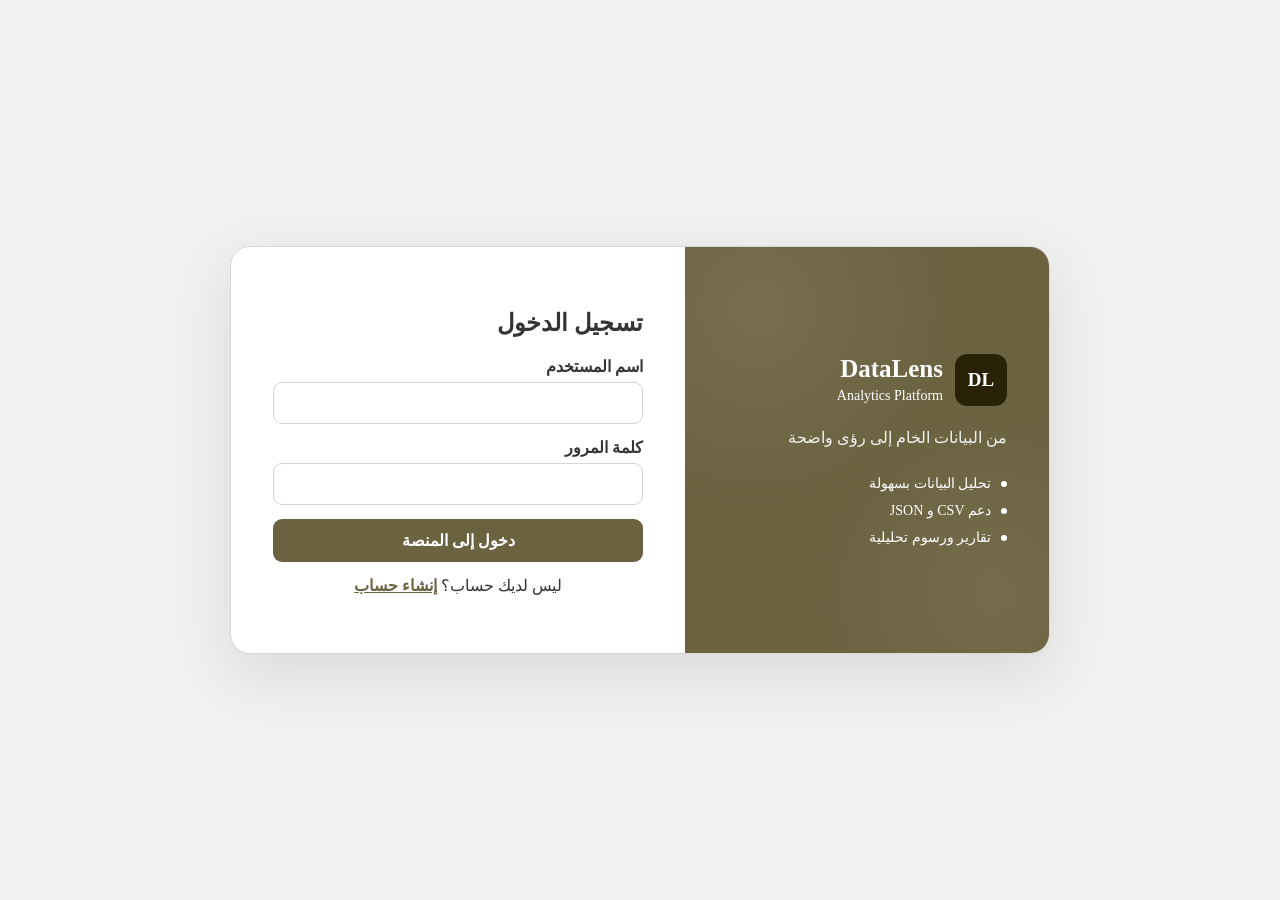
<file: cleaning.html>
<!doctype html>
<html lang="ar" dir="rtl">
<head>
<meta charset="utf-8"><meta name="viewport" content="width=device-width,initial-scale=1">
<title>DataLens — تنظيف البيانات</title>
<link rel="stylesheet" href="css/style.css">
</head>
<body>
<section class="shell">
<aside class="sidebar">
<div class="brand">
  <span class="logo">DL</span>
  <div>
    <b>DataLens</b><small>Analytics Platform</small>
  </div>
</div>
<nav>
<a class="" href="overview.html">نظرة عامة</a>
<a class="" href="profile.html">توصيف البيانات</a>
<a class="" href="quality.html">جودة البيانات</a>
<a class="active" href="cleaning.html">تنظيف البيانات</a>
<a class="" href="statistics.html">الإحصاءات</a>
<a class="" href="correlation.html">الارتباط</a>
<a class="" href="visualization.html">التصور البياني</a>
<a class="" href="insights.html">الرؤى</a>
<a class="" href="dashboard.html">لوحة المعلومات</a>
<a class="" href="datasets.html">مكتبة البيانات</a>
<a class="" href="report.html">التقرير</a>
<a class="" href="contact.html">تواصل معنا</a></nav>
<a class="danger ghost" href="login.html">تسجيل الخروج</a>
</aside>
<main class="main">
<header>
  <div>
    <strong>تنظيف البيانات</strong><small>DataLens Analysis</small>
  </div>
  <div class="header-actions">
    <a class="ghost" href="login.html">الحساب</a>
  </div>
</header>
<div class="content">
  <div class="card">
    <h2>تنظيف البيانات</h2>
    <p class="muted">اختر إجراءات معالجة القيم المفقودة والتكرارات والقيم الشاذة.</p>
    <button class="primary">تطبيق التنظيف</button>
    <button class="ghost">حذف التكرارات</button>
  </div>
</div>
</main>
</section>
<script src="js/script.js"></script>
</body>
</html>
</file>
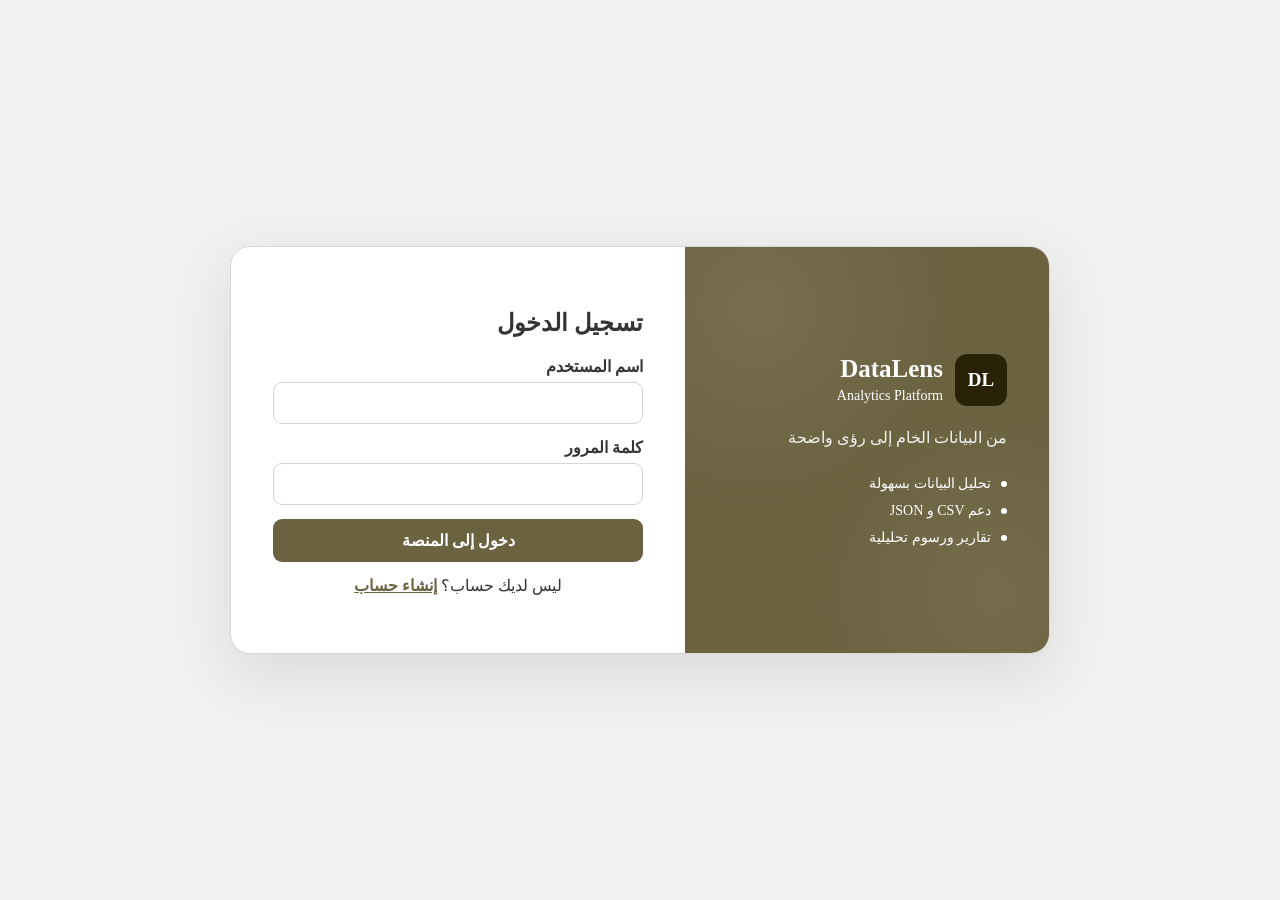
<file: contact.html>
<!doctype html>
<html lang="ar" dir="rtl">
<head>
<meta charset="utf-8"><meta name="viewport" content="width=device-width,initial-scale=1">
<title>DataLens — تواصل معنا</title>
<link rel="stylesheet" href="css/style.css">
</head>
<body>
<section class="shell">
<aside class="sidebar">
<div class="brand">
  <span class="logo">DL</span>
  <div>
    <b>DataLens</b><small>Analytics Platform</small>
  </div>
</div>
<nav>
<a class="" href="overview.html">نظرة عامة</a>
<a class="" href="profile.html">توصيف البيانات</a>
<a class="" href="quality.html">جودة البيانات</a>
<a class="" href="cleaning.html">تنظيف البيانات</a>
<a class="" href="statistics.html">الإحصاءات</a>
<a class="" href="correlation.html">الارتباط</a>
<a class="" href="visualization.html">التصور البياني</a>
<a class="" href="insights.html">الرؤى</a>
<a class="" href="dashboard.html">لوحة المعلومات</a>
<a class="" href="datasets.html">مكتبة البيانات</a>
<a class="" href="report.html">التقرير</a>
<a class="active" href="contact.html">تواصل معنا</a></nav>
<a class="danger ghost" href="login.html">تسجيل الخروج</a>
</aside>
<main class="main">
<header>
  <div>
    <strong>تواصل معنا</strong><small>DataLens Analysis</small>
  </div>
  <div class="header-actions">
    <a class="ghost" href="login.html">الحساب</a>
  </div>
</header>
<div class="content">
  <div class="card">
    <h2>تواصل معنا</h2>
    <form>
      <label>الاسم الكامل<input type="text" required></label>
      <label>البريد الإلكتروني<input type="email" required></label>
      <label>الموضوع<input type="text" required></label>
      <label>الرسالة<textarea rows="5" required></textarea></label>
      <button class="primary" type="submit">إرسال الرسالة</button>
    </form>
  </div>
</div>
</main>
</section>
<script src="js/script.js"></script>
</body>
</html>
</file>
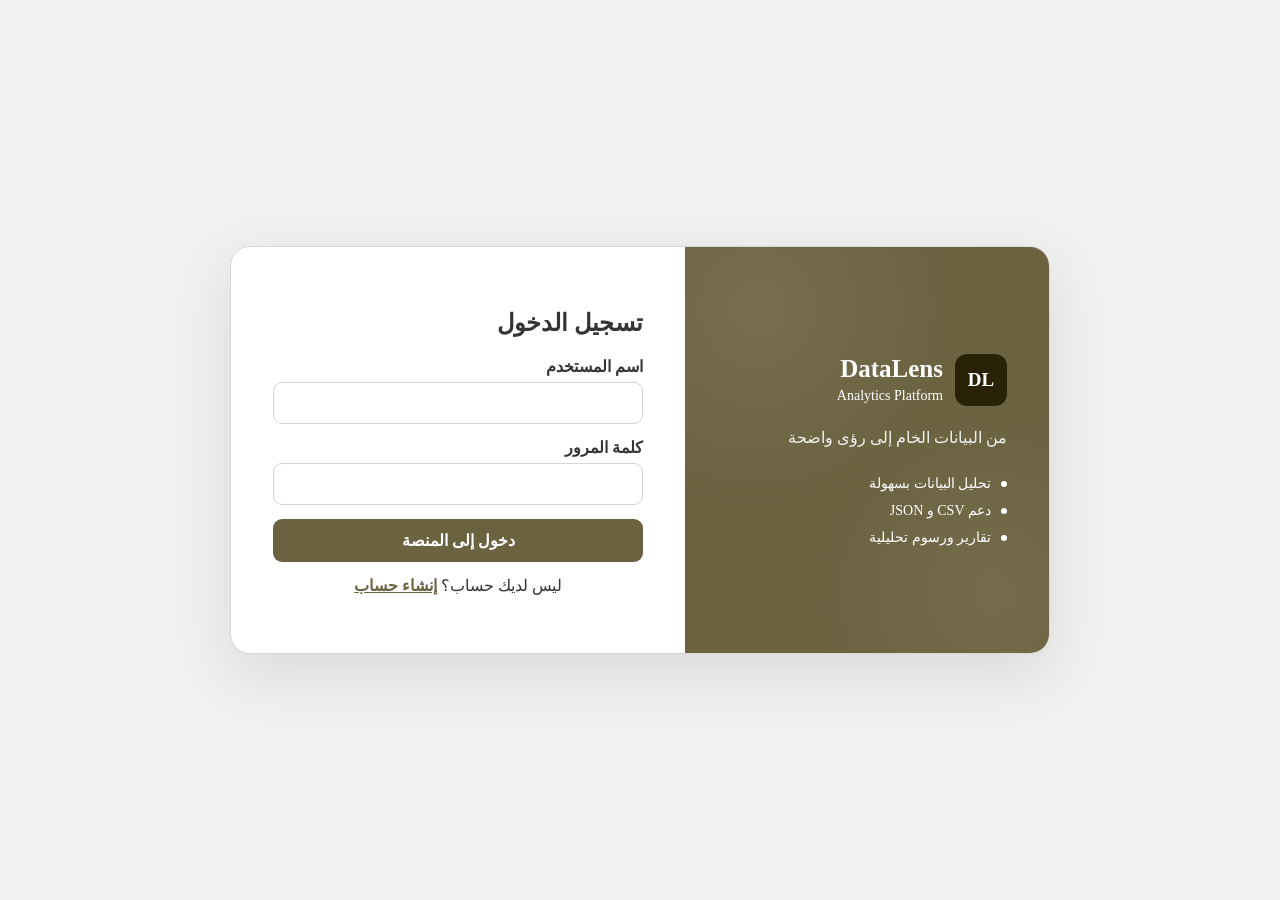
<file: correlation.html>
<!doctype html>
<html lang="ar" dir="rtl">
<head>
<meta charset="utf-8"><meta name="viewport" content="width=device-width,initial-scale=1">
<title>DataLens — الارتباط</title>
<link rel="stylesheet" href="css/style.css">
</head>
<body>
<section class="shell">
<aside class="sidebar">
<div class="brand">
  <span class="logo">DL</span>
  <div>
    <b>DataLens</b><small>Analytics Platform</small>
  </div>
</div>
<nav>
<a class="" href="overview.html">نظرة عامة</a>
<a class="" href="profile.html">توصيف البيانات</a>
<a class="" href="quality.html">جودة البيانات</a>
<a class="" href="cleaning.html">تنظيف البيانات</a>
<a class="" href="statistics.html">الإحصاءات</a>
<a class="active" href="correlation.html">الارتباط</a>
<a class="" href="visualization.html">التصور البياني</a>
<a class="" href="insights.html">الرؤى</a>
<a class="" href="dashboard.html">لوحة المعلومات</a>
<a class="" href="datasets.html">مكتبة البيانات</a>
<a class="" href="report.html">التقرير</a>
<a class="" href="contact.html">تواصل معنا</a></nav>
<a class="danger ghost" href="login.html">تسجيل الخروج</a>
</aside>
<main class="main">
<header>
  <div>
    <strong>الارتباط</strong><small>DataLens Analysis</small>
  </div>
  <div class="header-actions">
    <a class="ghost" href="login.html">الحساب</a>
  </div>
</header>
<div class="content">
  <div class="card">
    <h2>مصفوفة الارتباط</h2>
    <div class="static-placeholder">
      <p class="muted">ستظهر معاملات ارتباط بيرسون بين المتغيرات الرقمية بعد تحميل البيانات.</p>
    </div>
  </div>
</div>
</main>
</section>
<script src="js/script.js"></script>
</body>
</html>
</file>
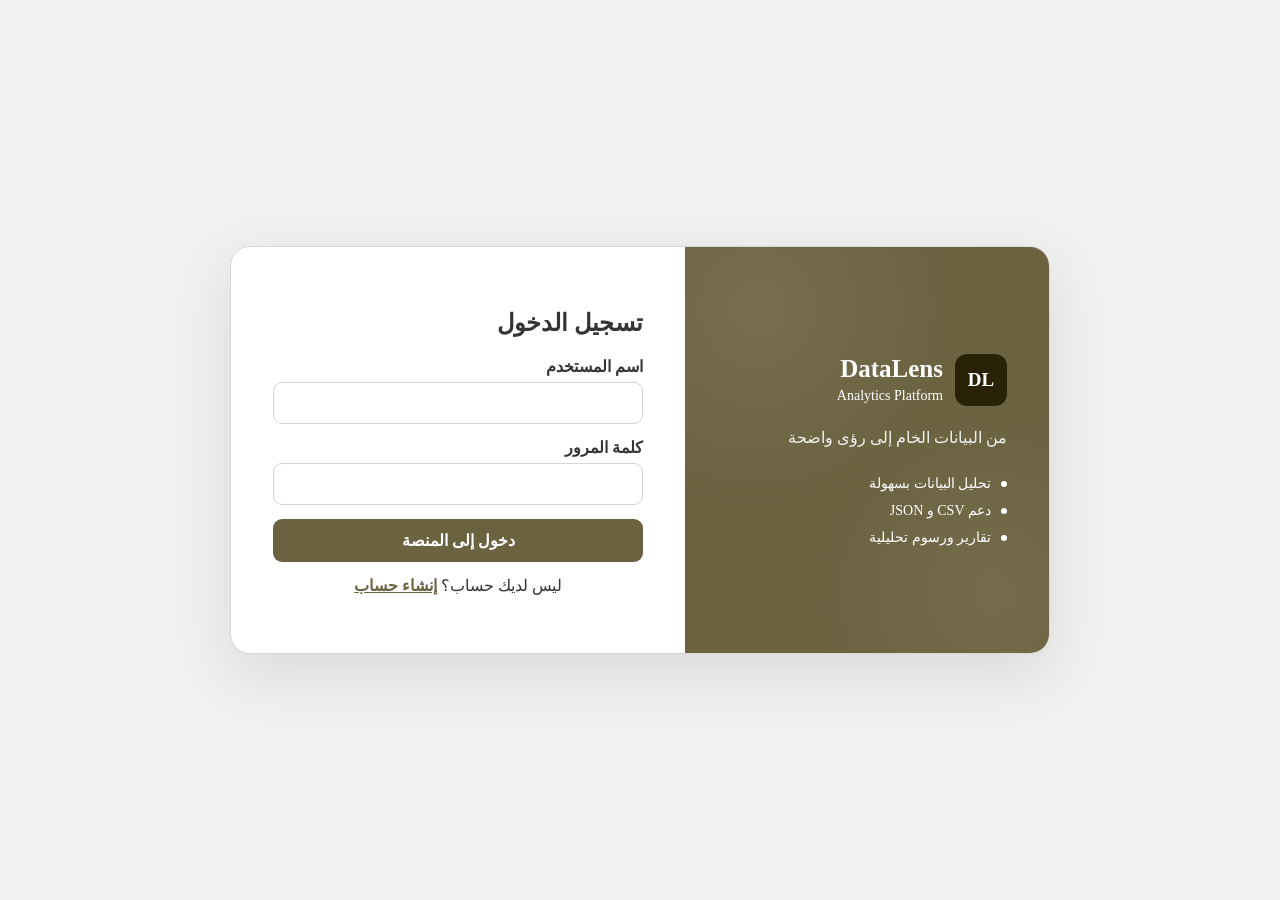
<file: dashboard.html>
<!doctype html>
<html lang="ar" dir="rtl">
<head>
<meta charset="utf-8"><meta name="viewport" content="width=device-width,initial-scale=1">
<title>DataLens — لوحة المعلومات</title>
<link rel="stylesheet" href="css/style.css">
</head>
<body>
<section class="shell">
<aside class="sidebar">
<div class="brand">
  <span class="logo">DL</span>
  <div>
    <b>DataLens</b><small>Analytics Platform</small>
  </div>
</div>
<nav>
<a class="" href="overview.html">نظرة عامة</a>
<a class="" href="profile.html">توصيف البيانات</a>
<a class="" href="quality.html">جودة البيانات</a>
<a class="" href="cleaning.html">تنظيف البيانات</a>
<a class="" href="statistics.html">الإحصاءات</a>
<a class="" href="correlation.html">الارتباط</a>
<a class="" href="visualization.html">التصور البياني</a>
<a class="" href="insights.html">الرؤى</a>
<a class="active" href="dashboard.html">لوحة المعلومات</a>
<a class="" href="datasets.html">مكتبة البيانات</a>
<a class="" href="report.html">التقرير</a>
<a class="" href="contact.html">تواصل معنا</a></nav>
<a class="danger ghost" href="login.html">تسجيل الخروج</a>
</aside>
<main class="main">
<header>
  <div>
    <strong>لوحة المعلومات</strong><small>DataLens Analysis</small>
  </div>
  <div class="header-actions">
    <a class="ghost" href="login.html">الحساب</a>
  </div>
</header>
<div class="content">
  <div class="grid">
    <div class="card">
      <h2>لوحة المعلومات</h2>
      <p class="muted">ملخص مؤشرات البيانات.</p>
    </div>
    <div class="card">
      <h2>الرسوم</h2>
      <p class="muted">تظهر الرسوم بعد إضافة JavaScript في المرحلة التالية.</p>
    </div>
  </div>
</div>
</main>
</section>
<script src="js/script.js"></script>
</body>
</html>
</file>
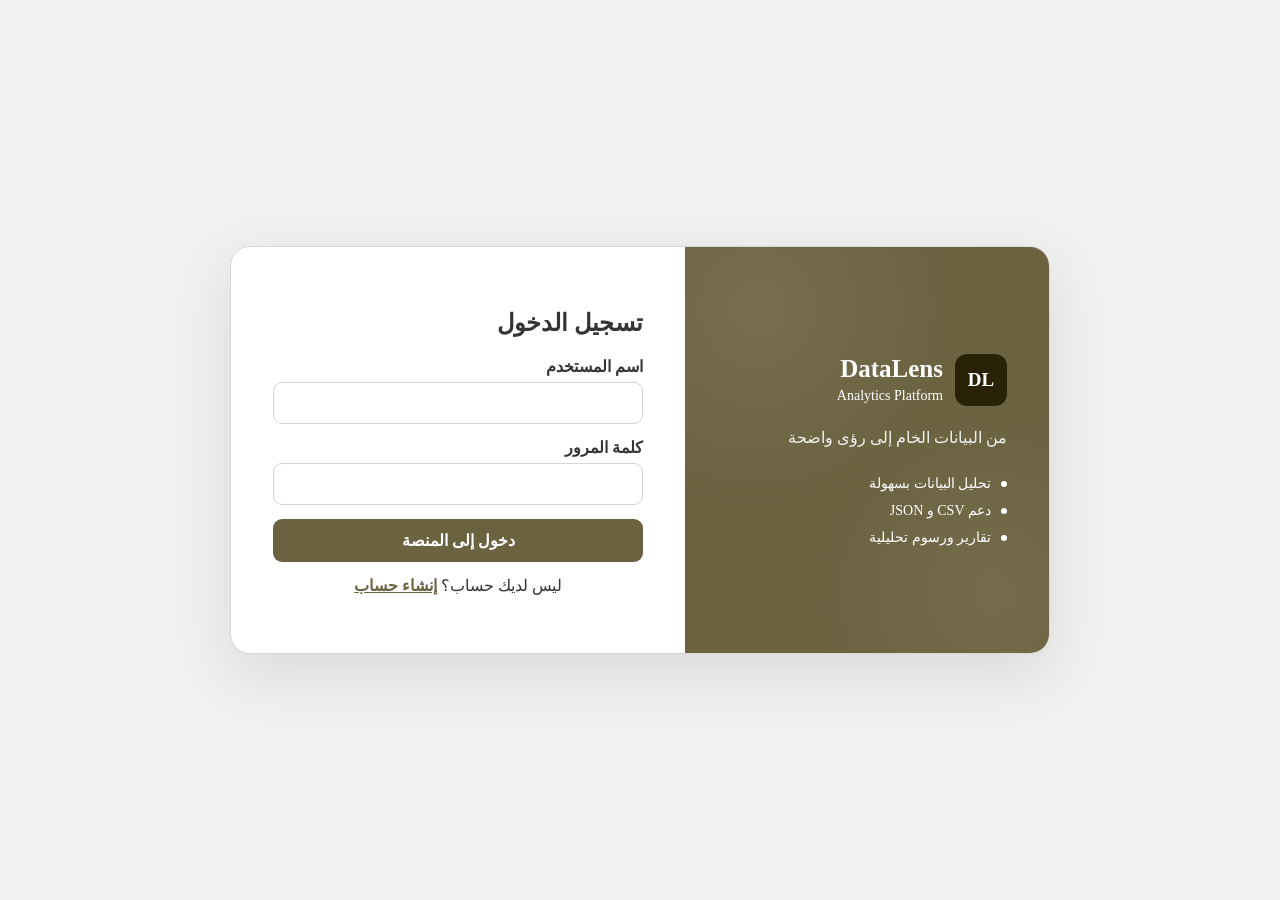
<file: insights.html>
<!doctype html>
<html lang="ar" dir="rtl">
<head>
<meta charset="utf-8"><meta name="viewport" content="width=device-width,initial-scale=1">
<title>DataLens — الرؤى</title>
<link rel="stylesheet" href="css/style.css">
</head>
<body>
<section class="shell">
<aside class="sidebar">
<div class="brand">
  <span class="logo">DL</span>
  <div>
    <b>DataLens</b><small>Analytics Platform</small>
  </div>
</div>
<nav>
<a class="" href="overview.html">نظرة عامة</a>
<a class="" href="profile.html">توصيف البيانات</a>
<a class="" href="quality.html">جودة البيانات</a>
<a class="" href="cleaning.html">تنظيف البيانات</a>
<a class="" href="statistics.html">الإحصاءات</a>
<a class="" href="correlation.html">الارتباط</a>
<a class="" href="visualization.html">التصور البياني</a>
<a class="active" href="insights.html">الرؤى</a>
<a class="" href="dashboard.html">لوحة المعلومات</a>
<a class="" href="datasets.html">مكتبة البيانات</a>
<a class="" href="report.html">التقرير</a>
<a class="" href="contact.html">تواصل معنا</a></nav>
<a class="danger ghost" href="login.html">تسجيل الخروج</a>
</aside>
<main class="main">
<header>
  <div>
    <strong>الرؤى</strong><small>DataLens Analysis</small>
  </div>
  <div class="header-actions">
    <a class="ghost" href="login.html">الحساب</a>
  </div>
</header>
<div class="content">
  <div class="card">
    <h2>الرؤى التلقائية</h2>
    <div class="static-placeholder">
      <p class="muted">ستظهر هنا أهم الرؤى المستخرجة من البيانات.</p>
    </div>
  </div>
</div>
</main>
</section>
<script src="js/script.js"></script>
</body>
</html>
</file>
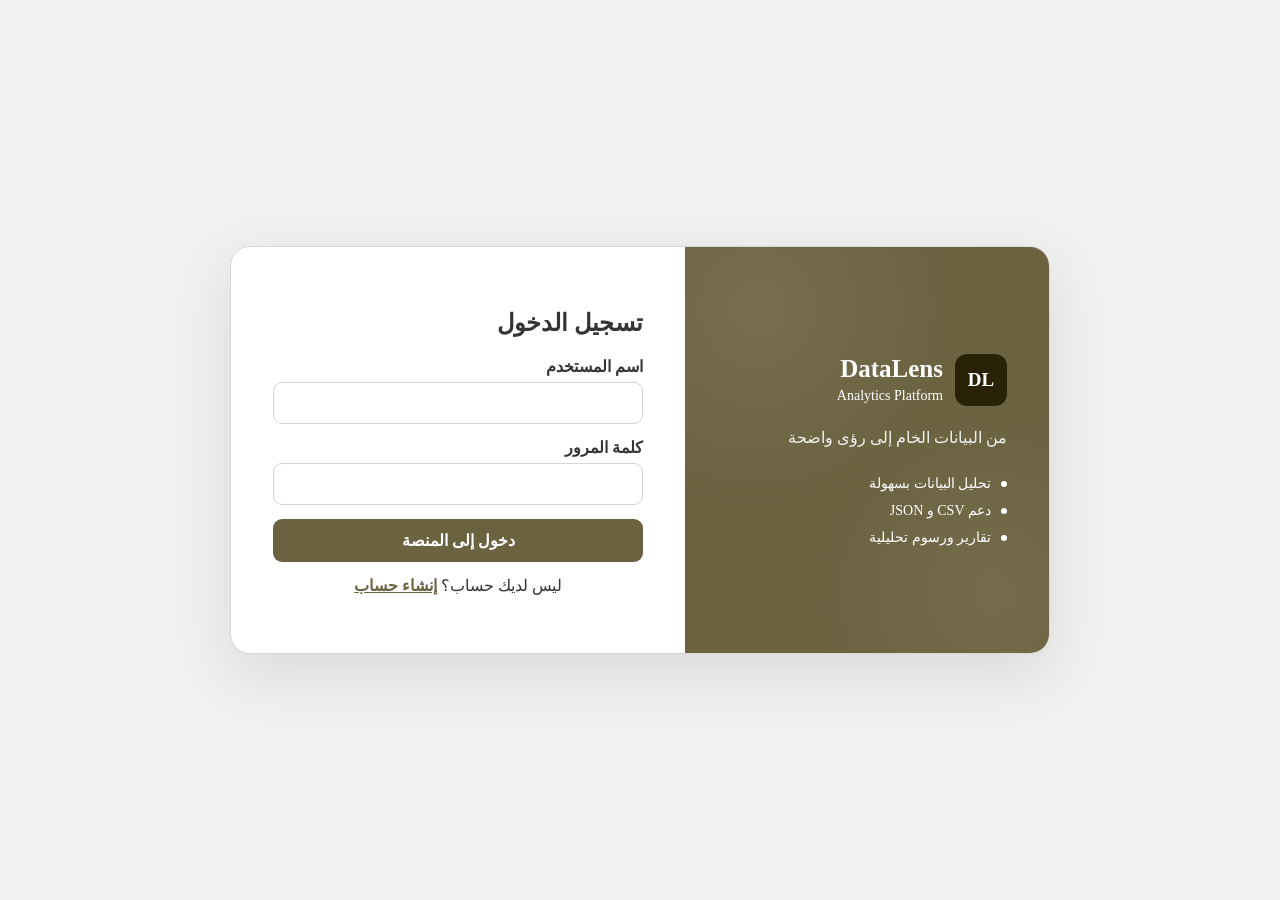
<file: login.html>
<!doctype html>
<html lang="ar" dir="rtl">
  <head>
    <meta charset="utf-8">
    <meta name="viewport" content="width=device-width,initial-scale=1">
    <title>DataLens — تسجيل الدخول</title>
    <link rel="stylesheet" href="css/style.css">
  </head>
  <body>
<section class="auth-page">
  <div class="auth-card">
<div class="auth-visual">
<div class="brand">
    <span class="logo">DL</span>
    <div>
      <b>DataLens</b><small>Analytics Platform </small>
    </div>
</div>
  <p> من البيانات الخام إلى رؤى واضحة </p>
  <ul>
    <li>تحليل البيانات بسهولة</li>
    <li>دعم CSV و JSON</li>
    <li>تقارير ورسوم تحليلية</li>
  </ul>
</div>
<div class="auth-form-panel">
  <h2>تسجيل الدخول</h2>
  <form>
    <label>اسم المستخدم<input type="text" required></label>
    <label>كلمة المرور<input type="password" required></label>
    <button class="primary" type="button">دخول إلى المنصة</button>
  </form>
  <p class="auth-switch">ليس لديك حساب؟ <a href="register.html">إنشاء حساب</a></p>
</div>
</div>
</section>
    <script src="js/script.js"></script>
  </body>
</html>
</file>
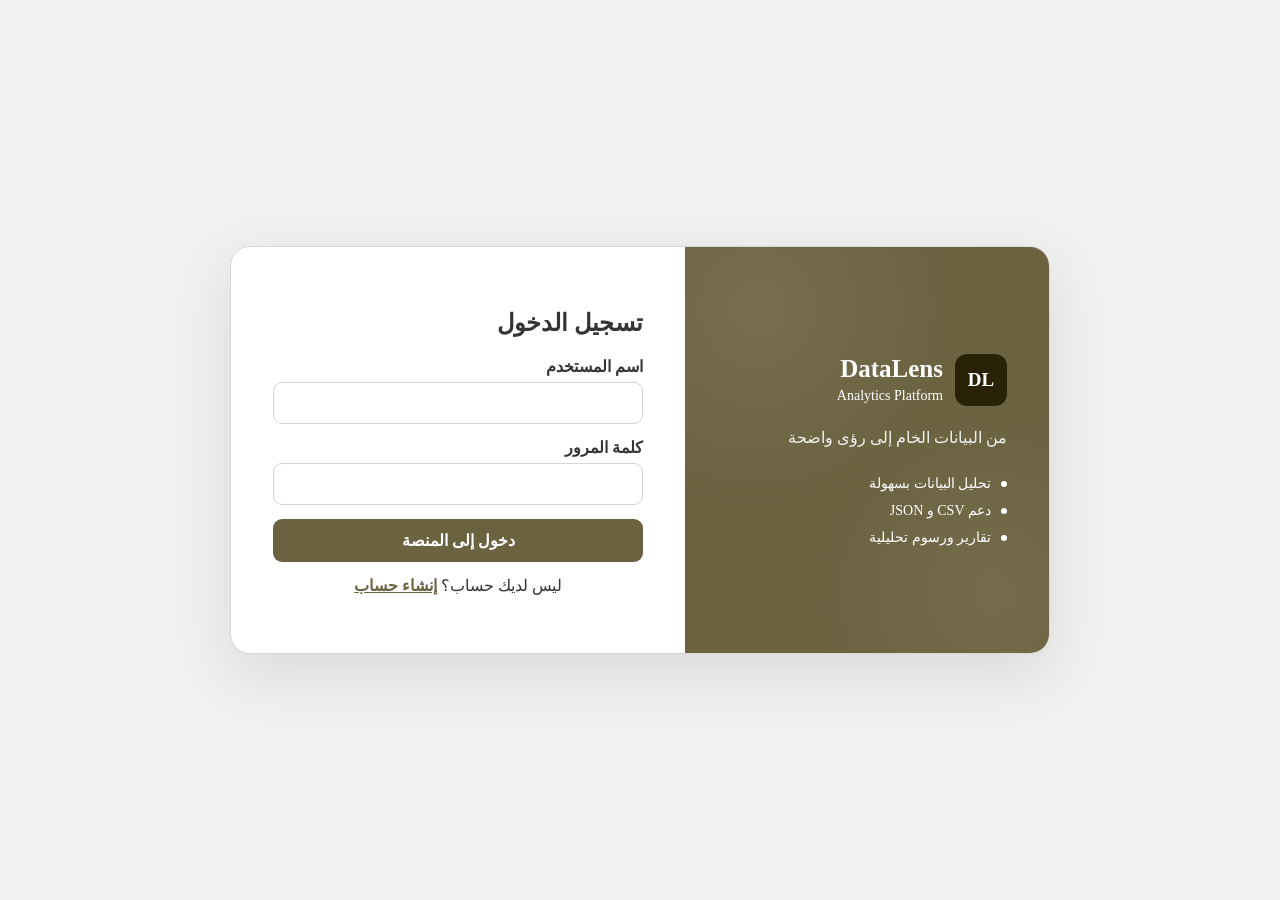
<file: profile.html>
<!doctype html>
<html lang="ar" dir="rtl">
<head>
<meta charset="utf-8"><meta name="viewport" content="width=device-width,initial-scale=1">
<title>DataLens — توصيف البيانات</title>
<link rel="stylesheet" href="css/style.css">
</head>
<body>
<section class="shell">
<aside class="sidebar">
<div class="brand"><span class="logo">DL</span><div><b>DataLens</b><small>Analytics Platform</small></div></div>
<nav><a class="" href="overview.html">نظرة عامة</a>
<a class="active" href="profile.html">توصيف البيانات</a>
<a class="" href="quality.html">جودة البيانات</a>
<a class="" href="cleaning.html">تنظيف البيانات</a>
<a class="" href="statistics.html">الإحصاءات</a>
<a class="" href="correlation.html">الارتباط</a>
<a class="" href="visualization.html">التصور البياني</a>
<a class="" href="insights.html">الرؤى</a>
<a class="" href="dashboard.html">لوحة المعلومات</a>
<a class="" href="datasets.html">مكتبة البيانات</a>
<a class="" href="report.html">التقرير</a>
<a class="" href="contact.html">تواصل معنا</a></nav>
<a class="danger ghost" href="login.html">تسجيل الخروج</a>
</aside>
<main class="main">
<header><div><strong>توصيف البيانات</strong><small>DataLens Analysis</small></div><div class="header-actions"><a class="ghost" href="login.html">الحساب</a></div></header>
<div class="content"><div class="card"><h2>توصيف البيانات</h2><p class="muted">خصائص الأعمدة، نوع البيانات، القيم المفقودة والقيم الفريدة.</p><div class="table-wrap"><table><thead><tr><th>العمود</th><th>النوع</th><th>المفقود</th><th>فريد</th><th>الحالة</th></tr></thead><tbody><tr><td colspan="5">ارفع ملف بيانات لعرض التوصيف</td></tr></tbody></table></div></div></div>
</main>
</section>
<script src="js/script.js"></script>
</body></html>
</file>
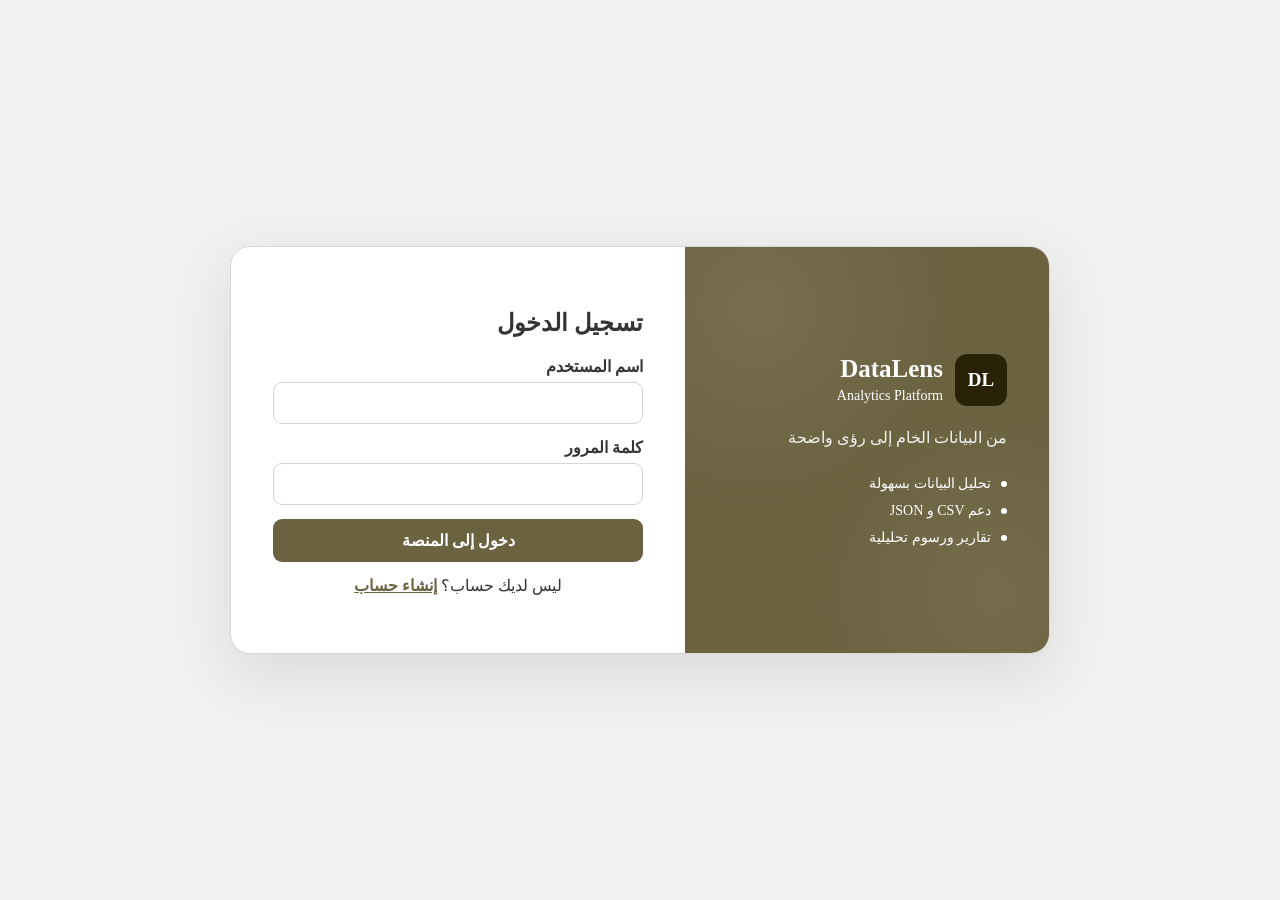
<file: quality.html>
<!doctype html>
<html lang="ar" dir="rtl">
<head>
<meta charset="utf-8"><meta name="viewport" content="width=device-width,initial-scale=1">
<title>DataLens — جودة البيانات</title>
<link rel="stylesheet" href="css/style.css">
</head>
<body>
<section class="shell">
<aside class="sidebar">
<div class="brand"><span class="logo">DL</span><div><b>DataLens</b><small>Analytics Platform</small></div></div>
<nav><a class="" href="overview.html">نظرة عامة</a>
<a class="" href="profile.html">توصيف البيانات</a>
<a class="active" href="quality.html">جودة البيانات</a>
<a class="" href="cleaning.html">تنظيف البيانات</a>
<a class="" href="statistics.html">الإحصاءات</a>
<a class="" href="correlation.html">الارتباط</a>
<a class="" href="visualization.html">التصور البياني</a>
<a class="" href="insights.html">الرؤى</a>
<a class="" href="dashboard.html">لوحة المعلومات</a>
<a class="" href="datasets.html">مكتبة البيانات</a>
<a class="" href="report.html">التقرير</a>
<a class="" href="contact.html">تواصل معنا</a></nav>
<a class="danger ghost" href="login.html">تسجيل الخروج</a>
</aside>
<main class="main">
<header><div><strong>جودة البيانات</strong><small>DataLens Analysis</small></div><div class="header-actions"><a class="ghost" href="login.html">الحساب</a></div></header>
<div class="content"><div class="grid"><div class="card"><h2>درجة الجودة</h2><p class="muted">سيظهر تقييم جودة البيانات هنا.</p></div><div class="card"><h2>مشكلات البيانات</h2><p>القيم المفقودة · التكرارات · القيم الشاذة</p></div></div></div>
</main>
</section>
<script src="js/script.js"></script>
</body></html>
</file>
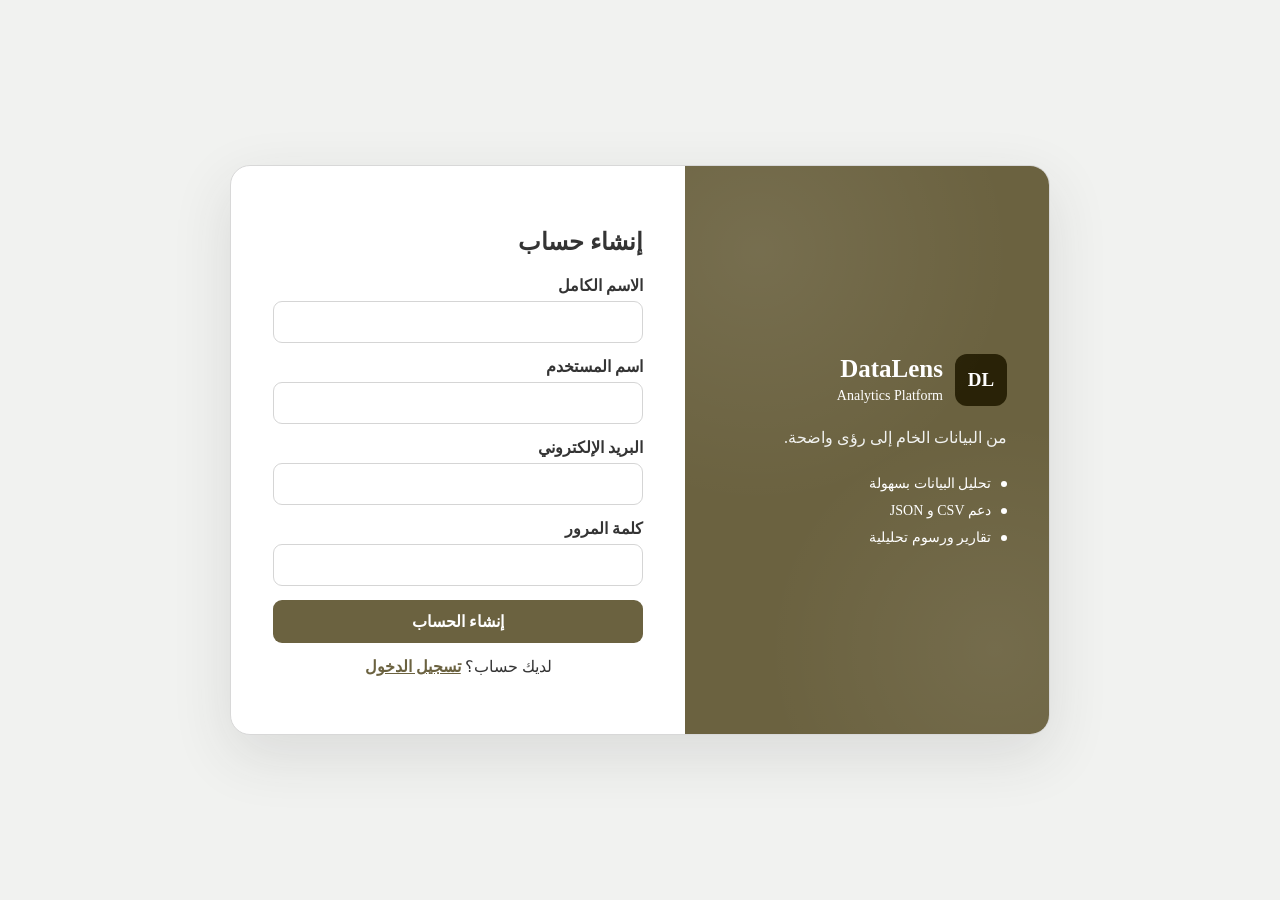
<file: register.html>
<!doctype html>
<html lang="ar" dir="rtl">
  <head>
    <meta charset="utf-8">
    <meta name="viewport" content="width=device-width,initial-scale=1">
    <title>DataLens — إنشاء حساب</title>
    <link rel="stylesheet" href="css/style.css">
  </head>
  <body>
<section class="auth-page">
  <div class="auth-card">
<div class="auth-visual">
  <div class="brand">
    <span class="logo">DL</span>
    <div>
      <b>DataLens</b><small>Analytics Platform </small>
    </div>
  </div>
  <p>من البيانات الخام إلى رؤى واضحة.</p>
  <ul>
    <li>تحليل البيانات بسهولة</li>
    <li>دعم CSV و JSON</li>
    <li>تقارير ورسوم تحليلية</li>
  </ul>
</div>
<div class="auth-form-panel">
  <h2>إنشاء حساب</h2>
  <form>
    <label>الاسم الكامل<input type="text" required></label>
    <label>اسم المستخدم<input type="text" required></label>
    <label>البريد الإلكتروني<input type="email" required></label>
    <label>كلمة المرور<input type="password" required></label>
    <button class="primary" type="button">إنشاء الحساب</button>
  </form>
  <p class="auth-switch">لديك حساب؟ <a href="login.html">تسجيل الدخول</a></p>
</div>
</div>
</section>
    <script src="js/script.js"></script>
  </body>
</html>
</file>
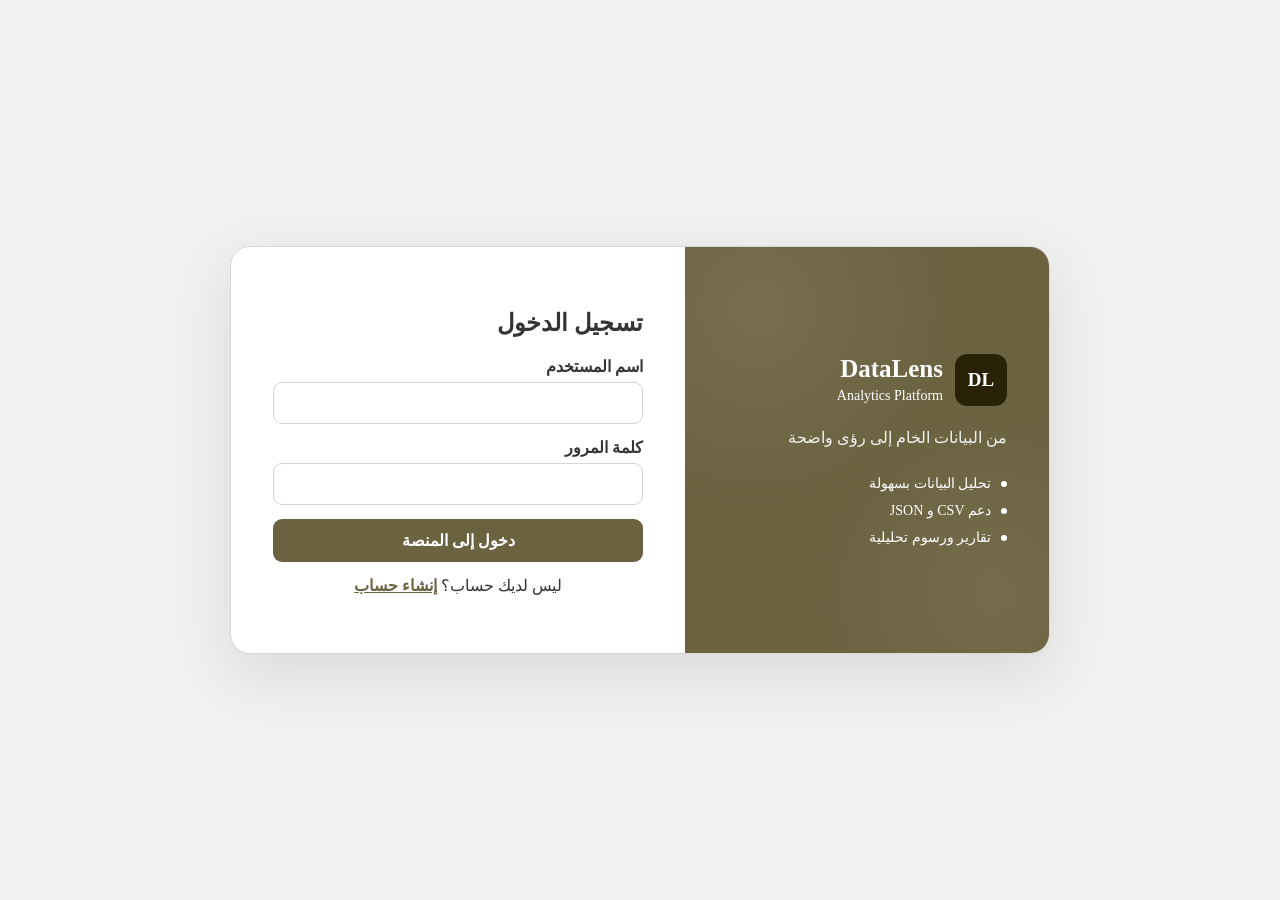
<file: report.html>
<!doctype html>
<html lang="ar" dir="rtl">

<head>

<meta charset="utf-8">

<meta
  name="viewport"
  content="width=device-width,initial-scale=1"
>

<title>DataLens — التقرير</title>

<link
  rel="stylesheet"
  href="css/style.css"
>

</head>


<body>

<section class="shell">

<aside class="sidebar">
<div class="brand">
  <span class="logo">DL</span>
  <div>
    <b>DataLens</b><small>Analytics Platform</small>
  </div>
</div>
<nav>
<a class="" href="overview.html">نظرة عامة</a>
<a class="" href="profile.html">توصيف البيانات</a>
<a class="" href="quality.html">جودة البيانات</a>
<a class="" href="cleaning.html">تنظيف البيانات</a>
<a class="" href="statistics.html">الإحصاءات</a>
<a class="" href="correlation.html">الارتباط</a>
<a class="" href="visualization.html">التصور البياني</a>
<a class="" href="insights.html">الرؤى</a>
<a class="" href="dashboard.html">لوحة المعلومات</a>
<a class="" href="datasets.html">مكتبة البيانات</a>
<a class="active" href="report.html">التقرير</a>
<a class="" href="contact.html">تواصل معنا</a></nav>
<a class="danger ghost" href="login.html">تسجيل الخروج</a>
</aside>


  <!-- =====================================================
       MAIN
       ===================================================== -->

  <main class="main">


    <header>

      <div>

        <strong>
          التقرير
        </strong>

        <small>
          DataLens Analysis
        </small>

      </div>


      <div class="header-actions">

        <a
          class="ghost"
          href="login.html">

          الحساب

        </a>

      </div>

    </header>


    <!-- ===================================================
         CONTENT
         =================================================== -->

    <div class="content">

      <div class="card">

        <h2>
          تقرير التحليل
        </h2>

        <p class="muted">
          تجميع نتائج الجودة والإحصاءات والرسوم والرؤى.
        </p>

        <button
          class="primary"
          type="button">

          معاينة التقرير

        </button>

      </div>

    </div>


  </main>

</section>


<script src="js/script.js"></script>

</body>

</html>
</file>
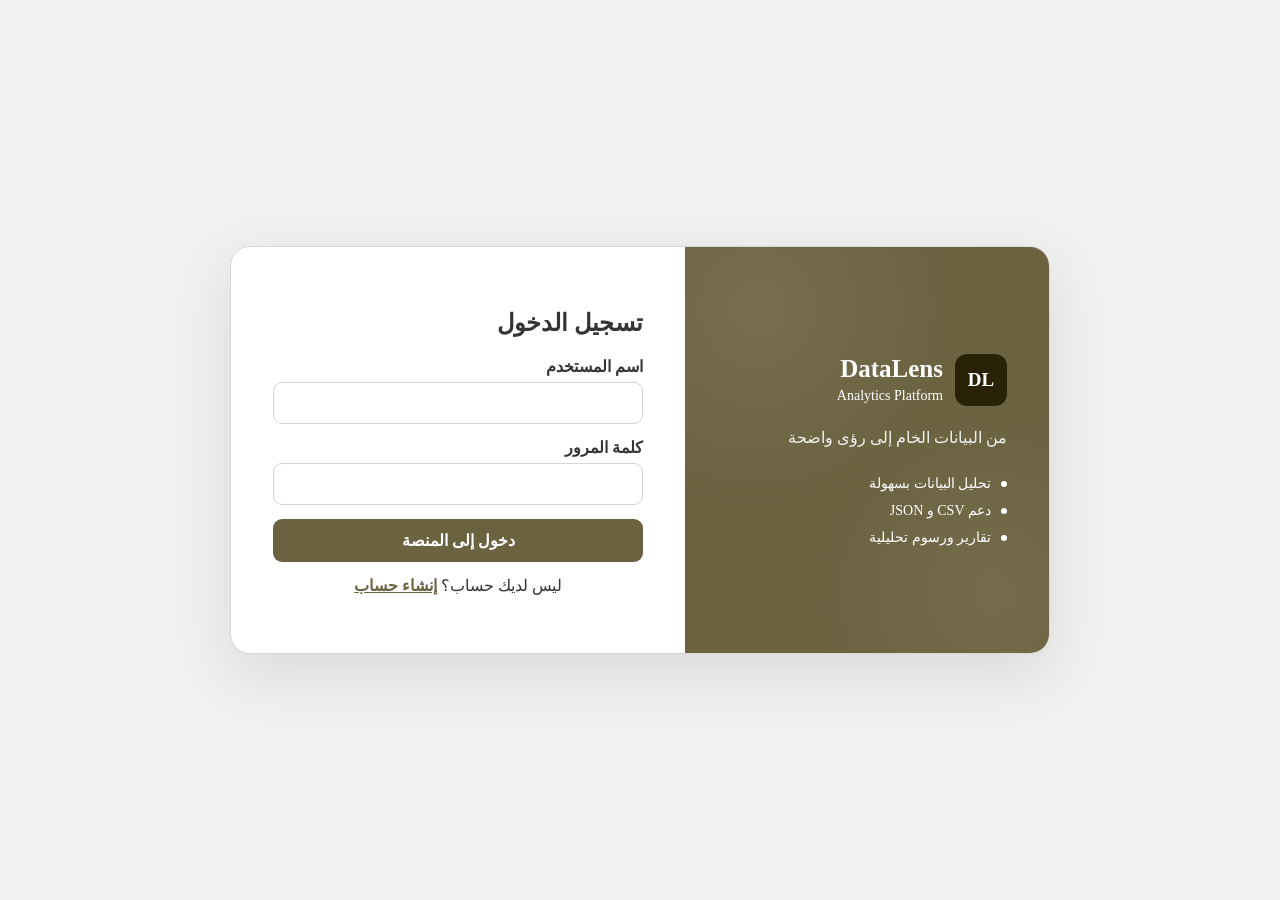
<file: statistics.html>
<!doctype html>
<html lang="ar" dir="rtl">
<head>
<meta charset="utf-8"><meta name="viewport" content="width=device-width,initial-scale=1">
<title>DataLens — الإحصاءات</title>
<link rel="stylesheet" href="css/style.css">
</head>
<body>
<section class="shell">
<aside class="sidebar">
<div class="brand"><span class="logo">DL</span><div><b>DataLens</b><small>Analytics Platform</small></div></div>
<nav><a class="" href="overview.html">نظرة عامة</a>
<a class="" href="profile.html">توصيف البيانات</a>
<a class="" href="quality.html">جودة البيانات</a>
<a class="" href="cleaning.html">تنظيف البيانات</a>
<a class="active" href="statistics.html">الإحصاءات</a>
<a class="" href="correlation.html">الارتباط</a>
<a class="" href="visualization.html">التصور البياني</a>
<a class="" href="insights.html">الرؤى</a>
<a class="" href="dashboard.html">لوحة المعلومات</a>
<a class="" href="datasets.html">مكتبة البيانات</a>
<a class="" href="report.html">التقرير</a>
<a class="" href="contact.html">تواصل معنا</a></nav>
<a class="danger ghost" href="login.html">تسجيل الخروج</a>
</aside>
<main class="main">
<header><div><strong>الإحصاءات</strong><small>DataLens Analysis</small></div><div class="header-actions"><a class="ghost" href="login.html">الحساب</a></div></header>
<div class="content"><div class="card"><h2>الإحصاءات الوصفية</h2><label>اختر العمود الرقمي<select><option>اختر عموداً</option></select></label><p class="muted">المتوسط، الوسيط، المنوال، الانحراف المعياري، أدنى وأعلى قيمة والربيعات.</p></div></div>
</main>
</section>
<script src="js/script.js"></script>
</body></html>
</file>
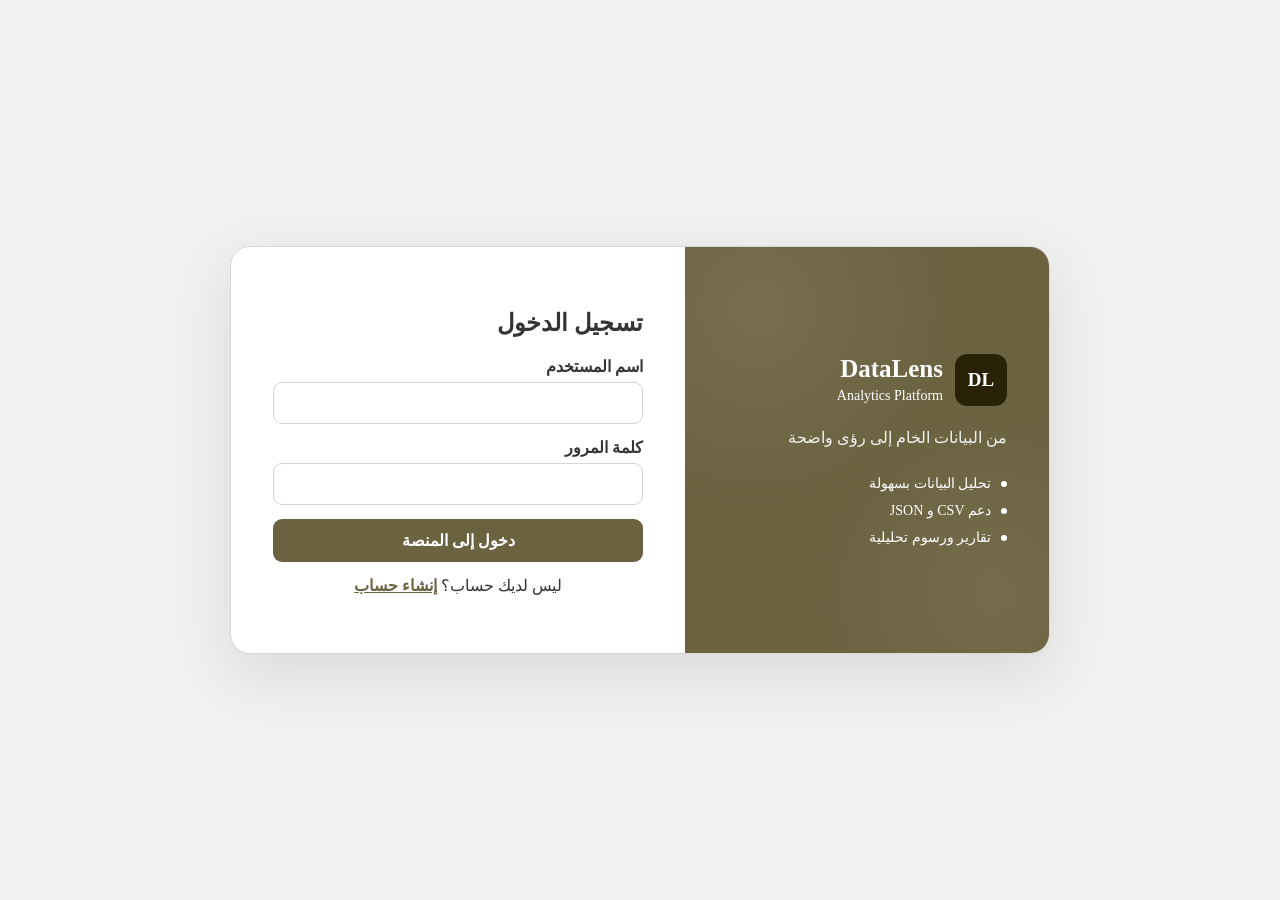
<file: visualization.html>
<!doctype html>
<html lang="ar" dir="rtl">
<head>
<meta charset="utf-8"><meta name="viewport" content="width=device-width,initial-scale=1">
<title>DataLens — التصور البياني</title>
<link rel="stylesheet" href="css/style.css">
</head>
<body>
<section class="shell">
<aside class="sidebar">
<div class="brand"><span class="logo">DL</span><div><b>DataLens</b><small>Analytics Platform</small></div></div>
<nav><a class="" href="overview.html">نظرة عامة</a>
<a class="" href="profile.html">توصيف البيانات</a>
<a class="" href="quality.html">جودة البيانات</a>
<a class="" href="cleaning.html">تنظيف البيانات</a>
<a class="" href="statistics.html">الإحصاءات</a>
<a class="" href="correlation.html">الارتباط</a>
<a class="active" href="visualization.html">التصور البياني</a>
<a class="" href="insights.html">الرؤى</a>
<a class="" href="dashboard.html">لوحة المعلومات</a>
<a class="" href="datasets.html">مكتبة البيانات</a>
<a class="" href="report.html">التقرير</a>
<a class="" href="contact.html">تواصل معنا</a></nav>
<a class="danger ghost" href="login.html">تسجيل الخروج</a>
</aside>
<main class="main">
<header><div><strong>التصور البياني</strong><small>DataLens Analysis</small></div><div class="header-actions"><a class="ghost" href="login.html">الحساب</a></div></header>
<div class="content"><div class="card"><h2>التصور البياني</h2><div class="grid"><label>نوع الرسم<select><option>Bar</option><option>Line</option><option>Pie</option><option>Scatter</option></select></label><label>المحور X<select><option>اختر</option></select></label><label>المحور Y<select><option>اختر</option></select></label></div><button class="primary">إنشاء الرسم</button></div></div>
</main>
</section>
<script src="js/script.js"></script>
</body></html>
</file>
<file: css/style.css>
/* ============================================================
   DataLens — Olive Brown Color Theme
   الألوان الأساسية:
   Olive Brown  #6B6240
   White        #FFFFFF
   Light Gray   #F1F2F0
   Dark Gray    #343434
   ============================================================ */


/* ============================================================
   1) RESET & BASE
   ============================================================ */

*{
  box-sizing:border-box;
}

html,
body{
  margin:0;
  min-height:100%;
  font-family:"Times New Roman",serif;
  background:#F1F2F0;
  color:#343434;
  overflow-x:hidden;
}

button,
input,
select,
textarea{
  font:inherit;
}

button{
  cursor:pointer;
  border:0;
}

.hidden{
  display:none!important;
}


/* ============================================================
   2) AUTH PAGE
   ============================================================ */

.auth-page{
  min-height:100vh;
  display:grid;
  place-items:center;
  padding:clamp(14px,4vw,32px);
  background:#F1F2F0;
}

.auth-card{
  width:min(820px,100%);
  display:grid;
  grid-template-columns:1fr 1.25fr;
  background:#FFFFFF;
  border:1px solid #D8D8D8;
  border-radius:20px;
  overflow:hidden;
  box-shadow:0 20px 60px #3434341f;
}

.auth-visual{
  background:#6B6240;
  color:#FFFFFF;
  padding:clamp(24px,4vw,42px);
  display:flex;
  flex-direction:column;
  justify-content:center;
  gap:18px;
  position:relative;
}

.auth-visual:before{
  content:"";
  position:absolute;
  inset:0;
  background:
    radial-gradient(circle at 20% 15%,#ffffff14,transparent 45%),
    radial-gradient(circle at 85% 85%,#ffffff10,transparent 40%);
}

.auth-visual .logo{
  width:52px;
  height:52px;
  font-size:19px;
}

.auth-visual b{
  display:block;
  font-size:clamp(21px,3vw,26px);
  position:relative;
}

.auth-visual p{
  color:#F1F2F0;
  line-height:1.7;
  margin:0;
  position:relative;
}

.auth-visual ul{
  margin:6px 0 0;
  padding:0;
  list-style:none;
  display:grid;
  gap:10px;
  position:relative;
}

.auth-visual li{
  display:flex;
  align-items:center;
  gap:10px;
  color:#FFFFFF;
  font-size:14px;
}

.auth-visual li:before{
  content:"";
  width:6px;
  height:6px;
  border-radius:50%;
  background:#FFFFFF;
  flex-shrink:0;
}

.auth-form-panel{
  padding:clamp(24px,4vw,42px);
  display:flex;
  flex-direction:column;
  min-width:0;
}

.auth-toolbar{
  display:flex;
  justify-content:flex-end;
  gap:8px;
  margin-bottom:22px;
}

.auth-toolbar button{
  padding:7px 12px;
  font-size:13px;
}

.brand{
  display:flex;
  align-items:center;
  gap:12px;
}

.brand b{
  display:block;
  font-size:clamp(20px,3vw,25px);
}

.brand small{
  display:block;
  color:#6B6240;
  margin-top:3px;
}

.logo{
  width:44px;
  height:44px;
  border-radius:12px;
  background:#292207;
  color:#FFFFFF;
  display:grid;
  place-items:center;
  font-weight:bold;
  flex-shrink:0;
}

.auth-tabs{
  display:flex;
  margin:6px 0 20px;
  border-bottom:1px solid #D8D8D8;
}

.auth-tabs button{
  background:none;
  padding:12px 18px;
  color:#666666;
}

.auth-tabs button.active{
  color:#6B6240;
  border-bottom:2px solid #6B6240;
}


/* ============================================================
   3) FORMS & INPUTS
   ============================================================ */

form{
  display:grid;
  gap:14px;
}

label{
  display:grid;
  gap:6px;
  font-weight:bold;
}

input,
select,
textarea{
  width:100%;
  padding:11px 12px;
  border:1px solid #D5D5D5;
  border-radius:9px;
  background:#FFFFFF;
  color:#343434;
  outline:none;
  font-size:16px;
}

input:focus,
select:focus,
textarea:focus{
  border-color:#6B6240;
  box-shadow:0 0 0 3px #6B62401A;
}

.primary{
  background:#6B6240;
  color:#FFFFFF;
  padding:12px;
  border-radius:9px;
  font-weight:bold;
}

.primary:hover{
  background:#5A5235;
}

.muted{
  color:#777777;
  font-size:14px;
}


/* ============================================================
   4) APP SHELL
   ============================================================ */

.shell{
  min-height:100vh;
  display:flex;
}

.sidebar{
  width:245px;
  max-width:80vw;
  background:#343434;
  color:#FFFFFF;
  padding:20px 14px;
  position:fixed;
  inset:0 0 0 auto;
  z-index:20;
  overflow:auto;
}

.sidebar .brand{
  margin:0 8px 25px;
}

.sidebar .brand small{
  color:#F1F2F0;
}

.sidebar nav{
  display:grid;
  gap:4px;
}

.sidebar nav button,
.sidebar .ghost{
  background:transparent;
  color:#FFFFFF;
  text-align:left;
  padding:11px 12px;
  border-radius:8px;
  width:100%;
}

.sidebar nav button.active,
.sidebar nav button:hover{
  background:#6B6240;
  color:#FFFFFF;
}

.sidebar .danger{
  margin-top:20px;
}

.main{
  margin-right:245px;
  width:calc(100% - 245px);
  min-width:0;
}


/* ============================================================
   5) HEADER
   ============================================================ */

header{
  height:76px;
  background:#FFFFFF;
  border-bottom:1px solid #D8D8D8;
  display:flex;
  align-items:center;
  gap:16px;
  padding:12px 22px;
  position:sticky;
  top:0;
  z-index:10;
}

header>div:first-of-type{
  flex:1;
  min-width:0;
}

header strong{
  display:block;
  font-size:clamp(17px,2.2vw,21px);
  white-space:nowrap;
  overflow:hidden;
  text-overflow:ellipsis;
}

header small{
  color:#777777;
}

.header-actions{
  display:flex;
  align-items:center;
  gap:7px;
  flex-shrink:0;
}

.ghost{
  background:#F1F2F0;
  color:#343434;
  padding:9px 11px;
  border-radius:8px;
}

.ghost:hover{
  background:#E3E4E1;
}

.upload-mini{
  background:#6B6240;
  color:#FFFFFF;
  padding:9px 12px;
  border-radius:8px;
  cursor:pointer;
}

.upload-mini:hover{
  background:#5A5235;
}

.upload-mini input{
  display:none;
}

.icon{
  display:none;
  background:transparent;
  font-size:22px;
  color:#343434;
}


/* ============================================================
   6) CONTENT & HERO
   ============================================================ */

.content{
  padding:clamp(14px,3vw,24px);
  max-width:1500px;
  margin:auto;
}

.hero{
  background:#FFFFFF;
  border:1px solid #D8D8D8;
  border-radius:16px;
  padding:clamp(16px,3vw,24px);
  margin-bottom:18px;
}

.hero h1{
  margin:0 0 7px;
  font-size:clamp(22px,4vw,30px);
  color:#343434;
}


/* ============================================================
   7) GRID, CARDS & METRICS
   ============================================================ */

.grid{
  display:grid;
  grid-template-columns:repeat(auto-fit,minmax(200px,1fr));
  gap:14px;
}

.card{
  background:#FFFFFF;
  border:1px solid #D8D8D8;
  border-radius:14px;
  padding:18px;
  box-shadow:0 5px 18px #34343408;
  min-width:0;
}

.metric .value{
  font-size:clamp(22px,3vw,28px);
  font-weight:bold;
  margin-top:8px;
  color:#6B6240;
}

.metric .label{
  color:#666666;
}

.section-title{
  display:flex;
  align-items:center;
  justify-content:space-between;
  gap:8px;
  flex-wrap:wrap;
  margin:20px 0 10px;
}

.section-title h2{
  margin:0;
  font-size:20px;
}


/* ============================================================
   8) TABLES & BADGES
   ============================================================ */

.table-wrap{
  overflow-x:auto;
  -webkit-overflow-scrolling:touch;
  border:1px solid #D8D8D8;
  border-radius:12px;
  background:#FFFFFF;
}

.data-table,
.corr-table{
  width:100%;
  border-collapse:collapse;
  min-width:680px;
}

.data-table th,
.data-table td,
.corr-table th,
.corr-table td{
  padding:10px 12px;
  border-bottom:1px solid #E5E5E5;
  text-align:right;
}

.data-table th,
.corr-table th{
  background:#F1F2F0;
  color:#343434;
}

.data-table tr:hover td,
.corr-table tr:hover td{
  background:#F8F8F7;
}

.badge{
  display:inline-block;
  padding:4px 8px;
  border-radius:999px;
  font-size:13px;
}

.good{
  background:#E7E7E3;
  color:#5A5235;
}

.warn{
  background:#F1F2F0;
  color:#6B6240;
  border:1px solid #D8D8D8;
}

.bad{
  background:#E2E2E2;
  color:#343434;
}


/* ============================================================
   9) MISC COMPONENTS
   ============================================================ */

.actions{
  display:flex;
  gap:8px;
  flex-wrap:wrap;
}

.quality-ring{
  width:150px;
  height:150px;
  max-width:100%;
  border-radius:50%;
  display:grid;
  place-items:center;
  background:conic-gradient(
    #6B6240 var(--score),
    #D8D8D8 0
  );
  position:relative;
}

.quality-ring:after{
  content:"";
  position:absolute;
  width:112px;
  height:112px;
  background:#FFFFFF;
  border-radius:50%;
}

.quality-ring strong{
  position:relative;
  z-index:1;
  font-size:30px;
  color:#343434;
}

.chart-card{
  min-height:340px;
}

.chart-box{
  height:290px;
  position:relative;
  max-width:100%;
}

.chart-box.large{
  height:380px;
}

.two{
  display:grid;
  grid-template-columns:1fr 1fr;
  gap:16px;
}

.three{
  display:grid;
  grid-template-columns:repeat(3,1fr);
  gap:14px;
}

.form-grid{
  display:grid;
  grid-template-columns:repeat(3,1fr);
  gap:12px;
}

.insight{
  border-left:4px solid #6B6240;
  padding:14px;
  background:#F1F2F0;
  border-radius:8px;
  margin-bottom:9px;
}

.rtl .insight{
  border-left:0;
  border-right:4px solid #6B6240;
}

.heatmap td{
  min-width:70px;
  text-align:center;
}

.contact-card{
  max-width:700px;
}

.danger{
  background:#E2E2E2;
  color:#343434;
  padding:9px 11px;
  border-radius:8px;
}

.data-table td.actions{
  display:flex;
  gap:6px;
  flex-wrap:wrap;
  border-bottom:1px solid #E5E5E5;
}

.toast{
  position:fixed;
  right:20px;
  bottom:20px;
  left:20px;
  margin:auto;
  max-width:320px;
  background:#343434;
  color:#FFFFFF;
  padding:12px 16px;
  border-radius:9px;
  transform:translateY(100px);
  opacity:0;
  transition:.25s;
  z-index:100;
}

.toast.show{
  transform:none;
  opacity:1;
}

.print-only{
  display:none;
}

img,
svg,
video,
canvas{
  max-width:100%;
  height:auto;
}


/* ============================================================
   10) DARK MODE
   ============================================================ */

.dark{
  background:#343434;
  color:#FFFFFF;
}

.dark .auth-page{
  background:#343434;
}

.dark .auth-card,
.dark .hero,
.dark .card,
.dark .table-wrap,
.dark header{
  background:#FFFFFF;
  border-color:#D8D8D8;
  color:#343434;
}

.dark .auth-visual{
  background:#6B6240;
}

.dark input,
.dark select,
.dark textarea{
  background:#F1F2F0;
  color:#343434;
  border-color:#D0D0D0;
}

.dark .data-table th,
.dark .corr-table th{
  background:#E8E8E6;
}

.dark .data-table td,
.dark .corr-table td{
  border-color:#D8D8D8;
}

.dark .danger{
  background:#E2E2E2;
  color:#343434;
}

.dark .muted,
.dark header small,
.dark .metric .label{
  color:#666666;
}

.dark .ghost{
  background:#F1F2F0;
  color:#343434;
}

.dark .insight{
  background:#F1F2F0;
}

.dark .quality-ring:after{
  background:#FFFFFF;
}

.dark .sidebar{
  background:#343434;
}

.dark .auth-tabs{
  border-color:#D8D8D8;
}

.dark .auth-tabs button{
  color:#666666;
}

.dark .content{
  color:#343434;
}


/* ============================================================
   11) RESPONSIVE
   ============================================================ */

@media(min-width:1600px){

  .content{
    max-width:1700px;
  }
}

@media(max-width:1050px){

  .grid{
    grid-template-columns:repeat(2,1fr);
  }

  .two{
    grid-template-columns:1fr;
  }

  .form-grid,
  .three{
    grid-template-columns:1fr 1fr;
  }

  .header-actions{
    gap:4px;
  }

  .header-actions .ghost:nth-last-child(1){
    display:none;
  }
}

@media(max-width:900px){

  .sidebar{
    width:210px;
  }

  .main{
    margin-right:210px;
    width:calc(100% - 210px);
  }

  .form-grid,
  .three{
    grid-template-columns:1fr;
  }

  .hero h1{
    font-size:clamp(20px,3.5vw,26px);
  }
}

@media(max-width:760px){

  .sidebar{
    transform:translateX(110%);
    right:0;
    left:auto;
    width:260px;
    transition:.25s;
  }

  .sidebar.open{
    transform:none;
  }

  .main{
    margin:0;
    width:100%;
  }

  .icon{
    display:block;
  }

  .header-actions{
    margin-left:auto;
  }

  .header-actions .upload-mini,
  .header-actions #sampleBtn{
    display:none;
  }

  .content{
    padding:14px;
  }

  .grid,
  .form-grid,
  .three{
    grid-template-columns:1fr;
  }

  header{
    padding:10px 14px;
  }

  .hero h1{
    font-size:24px;
  }

  .quality-ring{
    margin:auto;
  }

  .sidebar nav button{
    text-align:right;
  }

  .sidebar .ghost{
    text-align:right;
  }
}

@media(max-width:640px){

  .auth-card{
    grid-template-columns:1fr;
  }

  .auth-visual{
    padding:26px;
    gap:12px;
  }

  .auth-visual ul{
    display:none;
  }
}

@media(max-width:380px){

  .header-actions .ghost{
    padding:8px;
  }

  .hero{
    padding:14px;
  }

  .card{
    padding:12px;
  }
}


/* ============================================================
   12) TOUCH DEVICES
   ============================================================ */

@media(hover:none) and (pointer:coarse){

  .sidebar nav button,
  .ghost,
  .upload-mini,
  .primary,
  .auth-tabs button{
    min-height:44px;
  }
}


/* ============================================================
   13) PRINT
   ============================================================ */

@media print{

  html,
  body{
    background:#FFFFFF!important;
  }

  body.report-printing .shell{
    display:none!important;
  }

  body.report-printing .report-preview-overlay{
    position:static!important;
    display:block!important;
    background:#FFFFFF!important;
    padding:0!important;
    overflow:visible!important;
  }

  body.report-printing .report-preview-modal{
    position:static!important;
    width:100%!important;
    max-width:none!important;
    max-height:none!important;
    overflow:visible!important;
    border:0!important;
    border-radius:0!important;
    box-shadow:none!important;
    background:#FFFFFF!important;
  }

  body.report-printing .report-preview-head,
  body.report-printing .report-preview-actions,
  body.report-printing .report-preview-close{
    display:none!important;
  }

  body.report-printing .report-preview-body{
    padding:0!important;
    overflow:visible!important;
  }

  body.report-printing .report-paper{
    width:100%!important;
    min-height:0!important;
    margin:0!important;
    padding:15mm!important;
    border:0!important;
    border-radius:0!important;
    box-shadow:none!important;
  }

  .sidebar,
  header{
    display:none!important;
  }

  .main{
    margin:0;
    width:100%;
  }

  .content{
    padding:0;
  }

  .print-only{
    display:block;
  }

  .no-print{
    display:none!important;
  }

  .card,
  .hero{
    box-shadow:none;
    border:1px solid #999999;
  }

  .report-section{
    break-inside:avoid;
    page-break-inside:avoid;
  }

  .report-paper h1,
  .report-paper h2,
  .report-paper h3{
    break-after:avoid;
    page-break-after:avoid;
  }

  @page{
    size:A4;
    margin:10mm;
  }
}


/* ============================================================
   14) LTR
   ============================================================ */

[dir=ltr] .sidebar{
  left:0;
  right:auto;
}

[dir=ltr] .main{
  margin-left:245px;
  margin-right:0;
}

[dir=ltr] .sidebar nav button{
  text-align:left;
}

[dir=ltr] .data-table th,
[dir=ltr] .data-table td,
[dir=ltr] .corr-table th,
[dir=ltr] .corr-table td{
  text-align:left;
}

[dir=ltr] .insight{
  border-left:4px solid #6B6240;
  border-right:0;
}

@media(max-width:900px){

  [dir=ltr] .main{
    margin-left:210px;
    margin-right:0;
  }
}

@media(max-width:760px){

  [dir=ltr] .main{
    margin:0;
  }

  [dir=ltr] .sidebar{
    left:0;
    right:auto;
    transform:translateX(-110%);
  }

  [dir=ltr] .sidebar.open{
    transform:none;
  }
}


/* ============================================================
   15) STATIC MULTI-PAGE NAVIGATION
   ============================================================ */

.sidebar nav a{
  display:block;
  width:100%;
  text-decoration:none;
  color:inherit;
  padding:10px 12px;
  border-radius:9px;
  margin:3px 0;
}

.sidebar nav a:hover,
.sidebar nav a.active{
  background:#6B6240;
  color:#FFFFFF;
}

.dark .sidebar nav a:hover,
.dark .sidebar nav a.active{
  background:#6B6240;
  color:#FFFFFF;
}

.static-placeholder{
  min-height:180px;
  display:grid;
  place-items:center;
  text-align:center;
}

.auth-switch{
  margin-top:14px;
  text-align:center;
}

.auth-switch a{
  color:#6B6240;
  font-weight:bold;
}


/* ============================================================
   16) JAVASCRIPT DEMO / ANALYSIS
   ============================================================ */

.status-message{
  margin:10px 0;
  padding:10px 12px;
  border-radius:8px;
  display:none;
}

.status-message.show{
  display:block;
}

.status-message.ok{
  background:#E7E7E3;
  color:#5A5235;
}

.status-message.error{
  background:#E2E2E2;
  color:#343434;
}

.mobile-menu{
  display:none;
}

.user-chip{
  font-size:13px;
  color:#666666;
}

.analysis-result{
  margin-top:16px;
}

.analysis-result table{
  width:100%;
  border-collapse:collapse;
}

.analysis-result th,
.analysis-result td{
  padding:9px;
  border-bottom:1px solid #E5E5E5;
  text-align:right;
}

.chart-canvas{
  width:100%;
  height:330px;
  border:1px solid #D8D8D8;
  border-radius:12px;
  margin-top:16px;
  background:#FFFFFF;
}

.dataset-note{
  margin-top:10px;
}

.sidebar-backdrop{
  display:none;
}

.contact-success{
  margin-top:12px;
}

.report-section{
  margin:12px 0;
  padding:12px;
  border:1px solid #D8D8D8;
  border-radius:10px;
}

.clean-options{
  display:grid;
  grid-template-columns:repeat(auto-fit,minmax(180px,1fr));
  gap:10px;
  margin:14px 0;
}

.clean-options label{
  display:flex;
  align-items:center;
  gap:8px;
}

.clean-options input{
  width:auto;
}

.danger-text{
  color:#343434;
}

@media(max-width:760px){

  .mobile-menu{
    display:inline-grid;
    place-items:center;
    min-width:44px;
    height:44px;
    background:#F1F2F0;
    color:#343434;
    border-radius:9px;
    font-size:22px;
  }

  .sidebar-backdrop.open{
    display:block;
    position:fixed;
    inset:0;
    background:#34343499;
    z-index:19;
  }

  .sidebar{
    box-shadow:-8px 0 30px #34343433;
  }

  .sidebar nav a{
    min-height:44px;
    display:flex;
    align-items:center;
  }

  .user-chip{
    display:none;
  }
}


/* ============================================================
   CORRELATION MATRIX — HORIZONTAL SCROLL
   ============================================================ */

.correlation-scroll{
  width:100%;
  max-width:100%;
  overflow-x:auto;
  overflow-y:hidden;
  -webkit-overflow-scrolling:touch;
  border:1px solid #D8D8D8;
  border-radius:12px;
  background:#FFFFFF;
  display:block;
}

.correlation-scroll .corr-table{
  width:100%;
  min-width:900px;
  border-collapse:collapse;
  table-layout:auto;
}

.correlation-scroll .corr-table th,
.correlation-scroll .corr-table td{
  padding:12px 14px;
  border:1px solid #D8D8D8;
  text-align:center;
  vertical-align:middle;
  white-space:nowrap;
}

.correlation-scroll .corr-table th{
  font-weight:bold;
  background:#F1F2F0;
}

.correlation-scroll .corr-table th:first-child{
  position:sticky;
  right:0;
  z-index:2;
  background:#F1F2F0;
}

.correlation-scroll .corr-table thead th{
  position:sticky;
  top:0;
  z-index:3;
  background:#F1F2F0;
}

.correlation-scroll .corr-table thead th:first-child{
  right:0;
  z-index:4;
}

@media(max-width:760px){

  .correlation-scroll{
    width:100%;
    max-width:100%;
    overflow-x:auto;
    overflow-y:hidden;
  }

  .correlation-scroll .corr-table{
    width:900px;
    min-width:900px;
    table-layout:auto;
  }

  .correlation-scroll .corr-table th,
  .correlation-scroll .corr-table td{
    min-width:90px;
    padding:10px 12px;
    font-size:14px;
    white-space:nowrap;
  }

  .correlation-scroll .corr-table th:first-child{
    min-width:120px;
  }
}


/* ============================================================
   17) REPORT PREVIEW
   ============================================================ */

.report-preview-overlay{
  position:fixed;
  inset:0;
  z-index:500;
  background:#343434B8;
  display:none;
  align-items:center;
  justify-content:center;
  padding:20px;
  overflow:auto;
}

.report-preview-overlay.open{
  display:flex;
}

.report-preview-modal{
  width:min(1100px,100%);
  max-height:calc(100vh - 40px);
  background:#F1F2F0;
  border-radius:16px;
  box-shadow:0 25px 80px #00000040;
  overflow:hidden;
  display:flex;
  flex-direction:column;
}

.report-preview-head{
  background:#FFFFFF;
  border-bottom:1px solid #D8D8D8;
  padding:14px 18px;
  display:flex;
  align-items:center;
  justify-content:space-between;
  gap:12px;
  flex-shrink:0;
}

.report-preview-title{
  min-width:0;
}

.report-preview-title strong{
  display:block;
  font-size:19px;
}

.report-preview-title small{
  color:#777777;
}

.report-preview-close{
  width:42px;
  height:42px;
  border-radius:9px;
  background:#F1F2F0;
  color:#343434;
  font-size:22px;
  flex-shrink:0;
}

.report-preview-close:hover{
  background:#E3E4E1;
}

.report-preview-body{
  padding:20px;
  overflow:auto;
  -webkit-overflow-scrolling:touch;
}

.report-paper{
  width:min(794px,100%);
  min-height:1123px;
  margin:0 auto;
  padding:42px 46px;
  background:#FFFFFF;
  color:#343434;
  border:1px solid #D8D8D8;
  box-shadow:0 8px 30px #34343418;
}

.report-paper-header{
  text-align:center;
  border-bottom:2px solid #6B6240;
  padding-bottom:18px;
  margin-bottom:22px;
}

.report-paper-logo{
  width:52px;
  height:52px;
  border-radius:13px;
  background:#6B6240;
  color:#FFFFFF;
  display:grid;
  place-items:center;
  margin:0 auto 10px;
  font-weight:bold;
  font-size:19px;
}

.report-paper-header h1{
  margin:0;
  font-size:27px;
  color:#343434;
}

.report-paper-header p{
  margin:7px 0 0;
  color:#777777;
  font-size:14px;
}

.report-meta{
  display:grid;
  grid-template-columns:1fr 1fr;
  gap:10px;
  margin-bottom:20px;
}

.report-meta-item{
  border:1px solid #D8D8D8;
  border-radius:9px;
  padding:10px 12px;
  background:#F8F8F7;
}

.report-meta-item span{
  display:block;
  color:#777777;
  font-size:12px;
  margin-bottom:4px;
}

.report-meta-item strong{
  display:block;
  word-break:break-word;
}

.report-paper .report-section{
  margin:0 0 16px;
  padding:15px;
  border:1px solid #D8D8D8;
  border-radius:10px;
  background:#FFFFFF;
}

.report-paper .report-section h2,
.report-paper .report-section h3{
  margin:0 0 12px;
  color:#6B6240;
}

.report-paper .report-section p{
  margin:8px 0;
  line-height:1.7;
}

.report-quality-grid{
  display:grid;
  grid-template-columns:repeat(4,1fr);
  gap:9px;
}

.report-quality-item{
  text-align:center;
  padding:12px 7px;
  border-radius:9px;
  background:#F1F2F0;
  border:1px solid #D8D8D8;
}

.report-quality-item span{
  display:block;
  font-size:12px;
  color:#777777;
  margin-bottom:5px;
}

.report-quality-item strong{
  font-size:20px;
  color:#6B6240;
}

.report-stat-table{
  width:100%;
  border-collapse:collapse;
}

.report-stat-table th,
.report-stat-table td{
  padding:9px 8px;
  border:1px solid #D8D8D8;
  text-align:right;
}

.report-stat-table th{
  background:#F1F2F0;
}

.report-footer{
  margin-top:25px;
  padding-top:12px;
  border-top:1px solid #D8D8D8;
  text-align:center;
  color:#777777;
  font-size:12px;
}

.report-preview-actions{
  background:#FFFFFF;
  border-top:1px solid #D8D8D8;
  padding:12px 18px;
  display:flex;
  justify-content:center;
  gap:10px;
  flex-wrap:wrap;
  flex-shrink:0;
}

.report-preview-actions button{
  min-width:170px;
}

.report-main-actions{
  display:flex;
  gap:8px;
  flex-wrap:wrap;
  margin-top:18px;
}

.report-main-actions .primary,
.report-main-actions .ghost{
  min-height:44px;
}

@media(max-width:760px){

  .report-preview-overlay{
    padding:0;
    align-items:stretch;
  }

  .report-preview-modal{
    width:100%;
    max-height:100vh;
    min-height:100vh;
    border-radius:0;
  }

  .report-preview-body{
    padding:10px;
  }

  .report-paper{
    min-height:auto;
    padding:25px 18px;
  }

  .report-paper-header h1{
    font-size:23px;
  }

  .report-meta{
    grid-template-columns:1fr;
  }

  .report-quality-grid{
    grid-template-columns:1fr 1fr;
  }

  .report-stat-table{
    min-width:650px;
  }

  .report-table-scroll{
    overflow-x:auto;
    -webkit-overflow-scrolling:touch;
  }

  .report-preview-actions{
    padding:10px;
  }

  .report-preview-actions button{
    flex:1 1 140px;
    min-width:0;
  }
}

@media(max-width:380px){

  .report-paper{
    padding:18px 12px;
  }

  .report-quality-grid{
    grid-template-columns:1fr 1fr;
    gap:6px;
  }

  .report-quality-item{
    padding:9px 5px;
  }

  .report-quality-item strong{
    font-size:18px;
  }
}


/* ============================================================
   REPORT PRINTING
   ============================================================ */

body.report-printing{
  background:#FFFFFF!important;
}

body.report-printing .report-preview-overlay{
  display:block!important;
   }


/* ============================================================
   REPORT — CORRELATION MATRIX
   ============================================================ */

.report-correlation-section{
  break-inside:auto!important;
  page-break-inside:auto!important;
}

.report-correlation-note{
  color:#777777;
  font-size:13px;
  line-height:1.7;
}

.report-correlation-scroll{
  width:100%;
  max-width:100%;
  overflow-x:auto;
  overflow-y:hidden;
  -webkit-overflow-scrolling:touch;
  border:1px solid #D8D8D8;
  border-radius:9px;
  background:#FFFFFF;
}

.report-correlation-table{
  width:100%;
  min-width:700px;
  border-collapse:collapse;
  table-layout:fixed;
  direction:rtl;
}

.report-correlation-table th,
.report-correlation-table td{
  border:1px solid #D8D8D8;
  padding:7px 5px;
  text-align:center;
  vertical-align:middle;
  white-space:normal;
  word-break:break-word;
  overflow-wrap:anywhere;
}

.report-correlation-table th{
  background:#F1F2F0;
  font-weight:bold;
}

.report-correlation-table th:first-child{
  width:18%;
}

.report-correlation-table td{
  font-size:12px;
}

.report-correlation-table tbody th{
  text-align:right;
}


/* ============================================================
   MOBILE REPORT CORRELATION
   ============================================================ */

@media(max-width:760px){

  .report-correlation-scroll{
    overflow-x:auto;
    -webkit-overflow-scrolling:touch;
  }

  .report-correlation-table{
    min-width:700px;
  }

  .report-correlation-table th,
  .report-correlation-table td{
    padding:7px 5px;
    font-size:11px;
  }

}


/* ============================================================
   PRINT REPORT CORRELATION
   ============================================================ */

@media print{

  .report-correlation-section{
    break-inside:auto!important;
    page-break-inside:auto!important;
  }

  .report-correlation-scroll{
    overflow:visible!important;
    width:100%!important;
    max-width:none!important;
    border:0!important;
    border-radius:0!important;
  }

  .report-correlation-table{
    width:100%!important;
    min-width:0!important;
    table-layout:fixed!important;
    font-size:7px!important;
  }

  .report-correlation-table th,
  .report-correlation-table td{
    padding:3px 2px!important;
    font-size:7px!important;
    line-height:1.15!important;
    word-break:break-word!important;
    overflow-wrap:anywhere!important;
  }

  .report-correlation-table th:first-child{
    width:14%!important;
  }

  .report-correlation-table thead{
    display:table-header-group;
  }

  .report-correlation-table tr{
    break-inside:avoid;
    page-break-inside:avoid;
  }

}

/* ============================================================
   DATALENS — ANALYTICS PLATFORM COLOR
   نفس لون كلمة DataLens
   ============================================================ */

/* تسجيل الدخول + إنشاء الحساب */
.auth-visual .brand small{
  display:block;
  color:inherit;
  margin-top:4px;
  font-size:14px;
  line-height:1.3;
  opacity:1;
  position:relative;
  z-index:1;
}

/* القائمة الجانبية في جميع الصفحات */
.sidebar .brand small{
  display:block;
  color:inherit;
  margin-top:4px;
  font-size:13px;
  line-height:1.3;
  opacity:1;
     }

/* ============================================================
   LOGOUT BUTTON — DATALENS
   ============================================================ */

.sidebar a.danger{
  margin-top:22px;
  padding:11px 13px;
  display:flex;
  align-items:center;
  gap:9px;
  width:100%;
  background:transparent;
  color:#D8A3A3;
  border:1px solid #5A4545;
  border-radius:9px;
  text-decoration:none;
  font-weight:bold;
  transition:
    background .2s ease,
    color .2s ease,
    border-color .2s ease,
    transform .2s ease;
}

/* الخط الفاصل قبل تسجيل الخروج */
.sidebar a.danger:before{
  content:"";
  position:absolute;
}

/* عند تمرير الماوس */
.sidebar a.danger:hover{
  background:#5A3030;
  color:#FFFFFF;
  border-color:#8B4A4A;
  transform:translateY(-1px);
}

/* عند الضغط */
.sidebar a.danger:active{
  transform:scale(.98);
}

/* أيقونة تسجيل الخروج */
.sidebar a.danger:after{
  content:"⎋";
  font-size:19px;
  line-height:1;
  order:-1;
}

/* على الموبايل */
@media(max-width:760px){

  .sidebar a.danger{
    min-height:44px;
    padding:11px 13px;
  }

}

.sidebar nav + a.danger{
  position:relative;
  margin-top:30px;
}

.sidebar nav + a.danger:before{
  content:"";
  position:absolute;
  top:-16px;
  right:0;
  left:0;
  height:1px;
  background:#555555;
}
</file>
